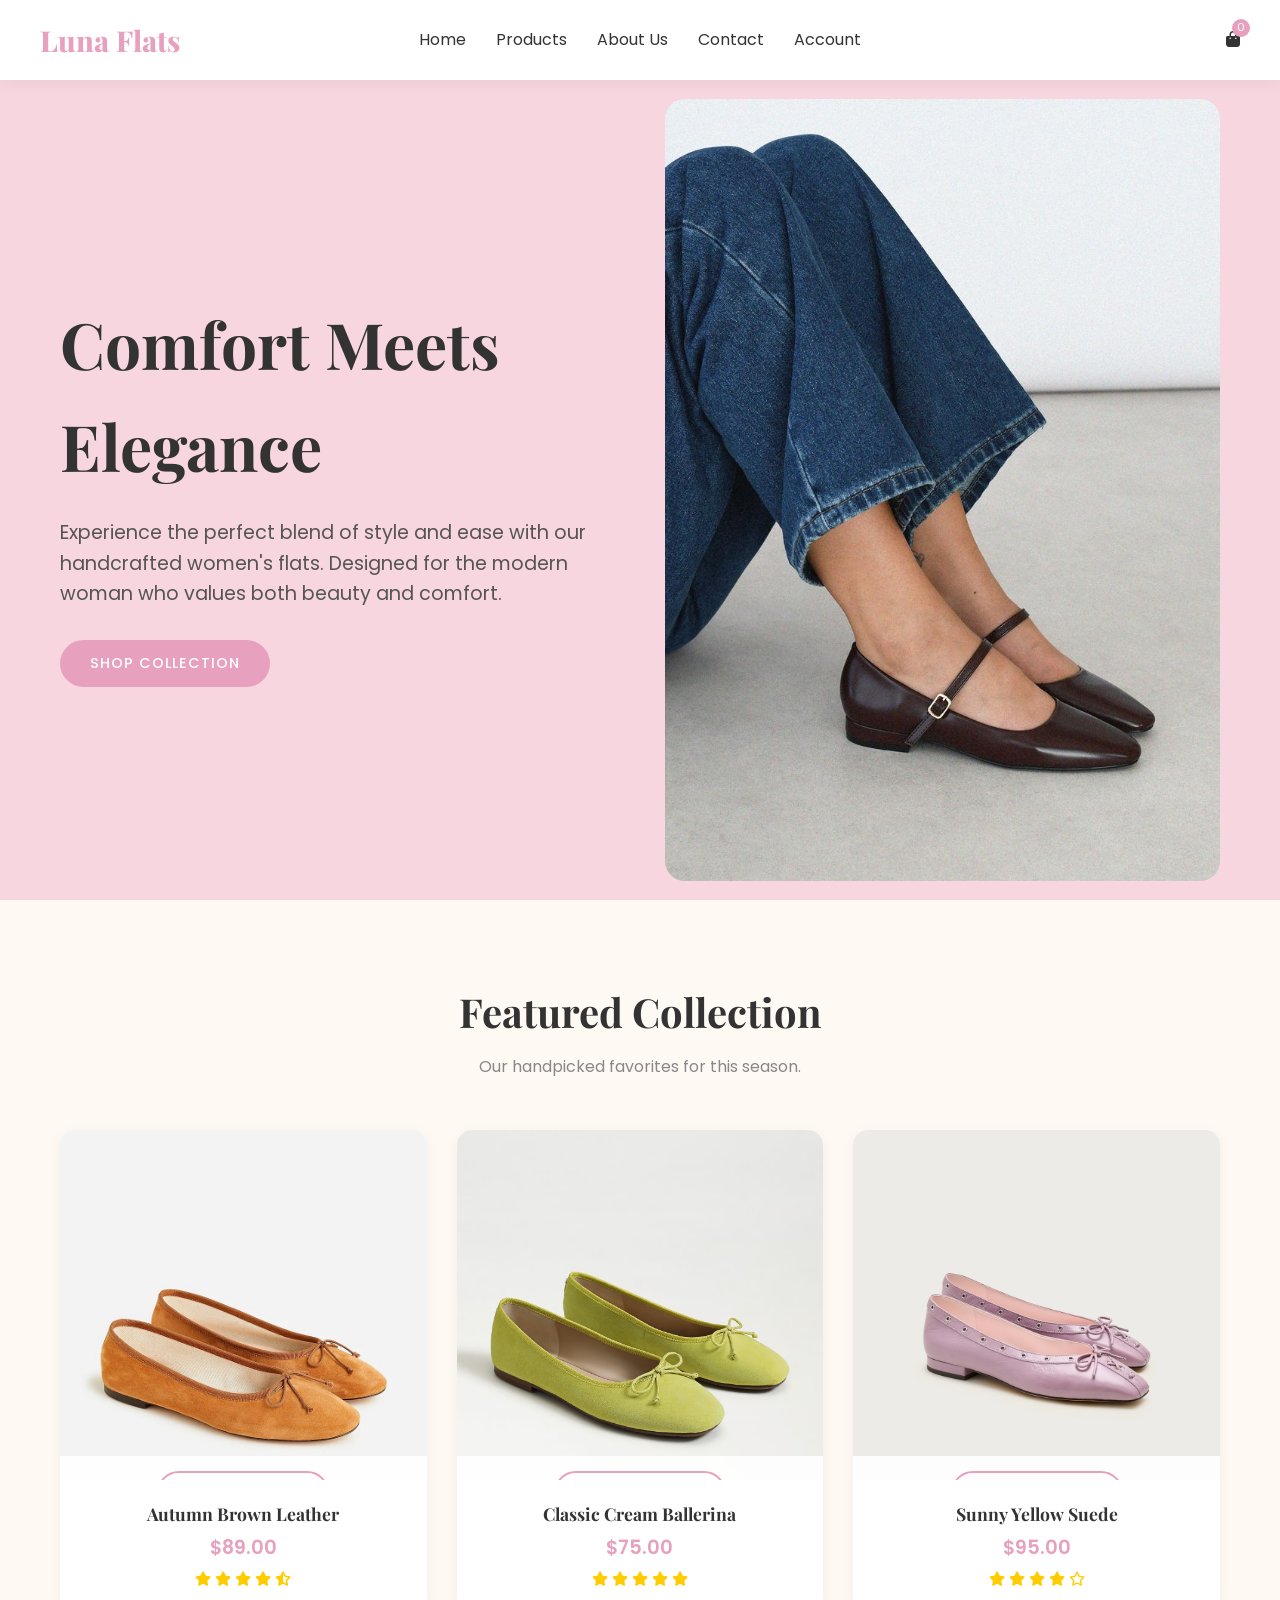
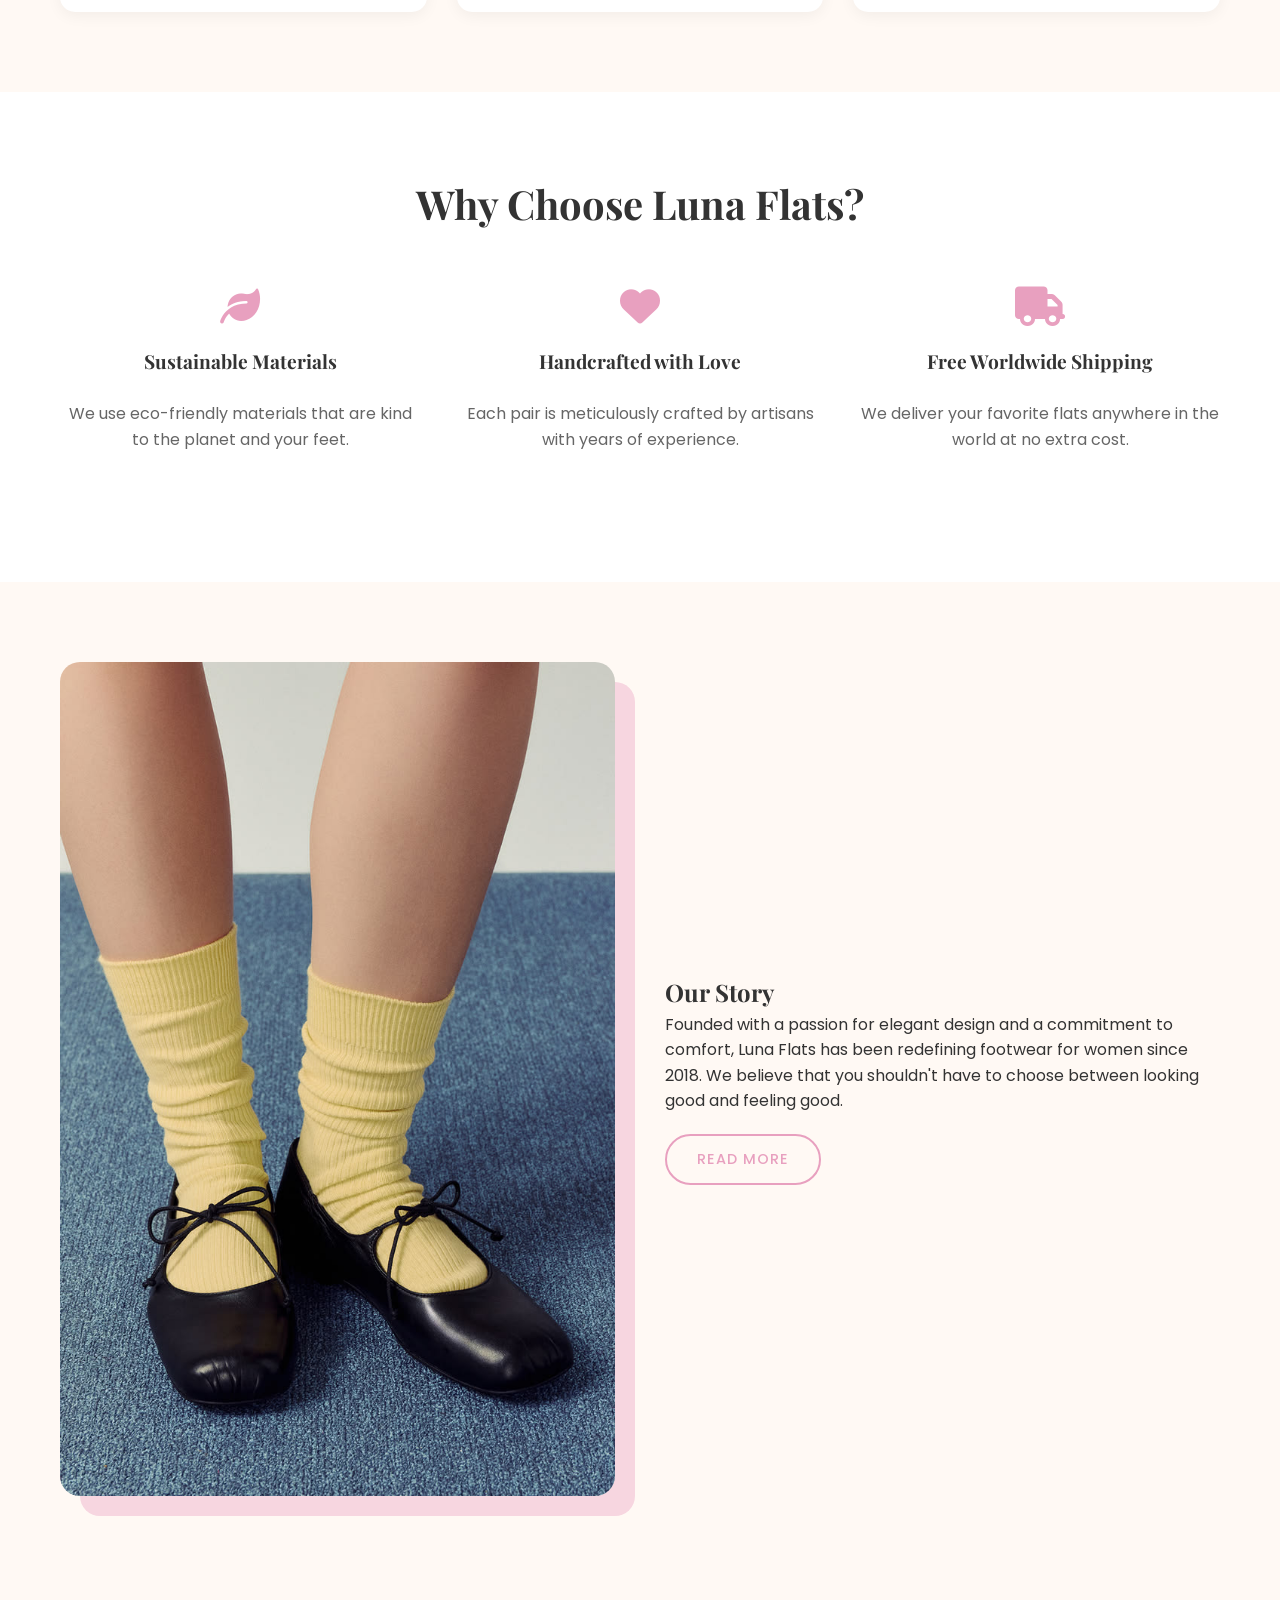
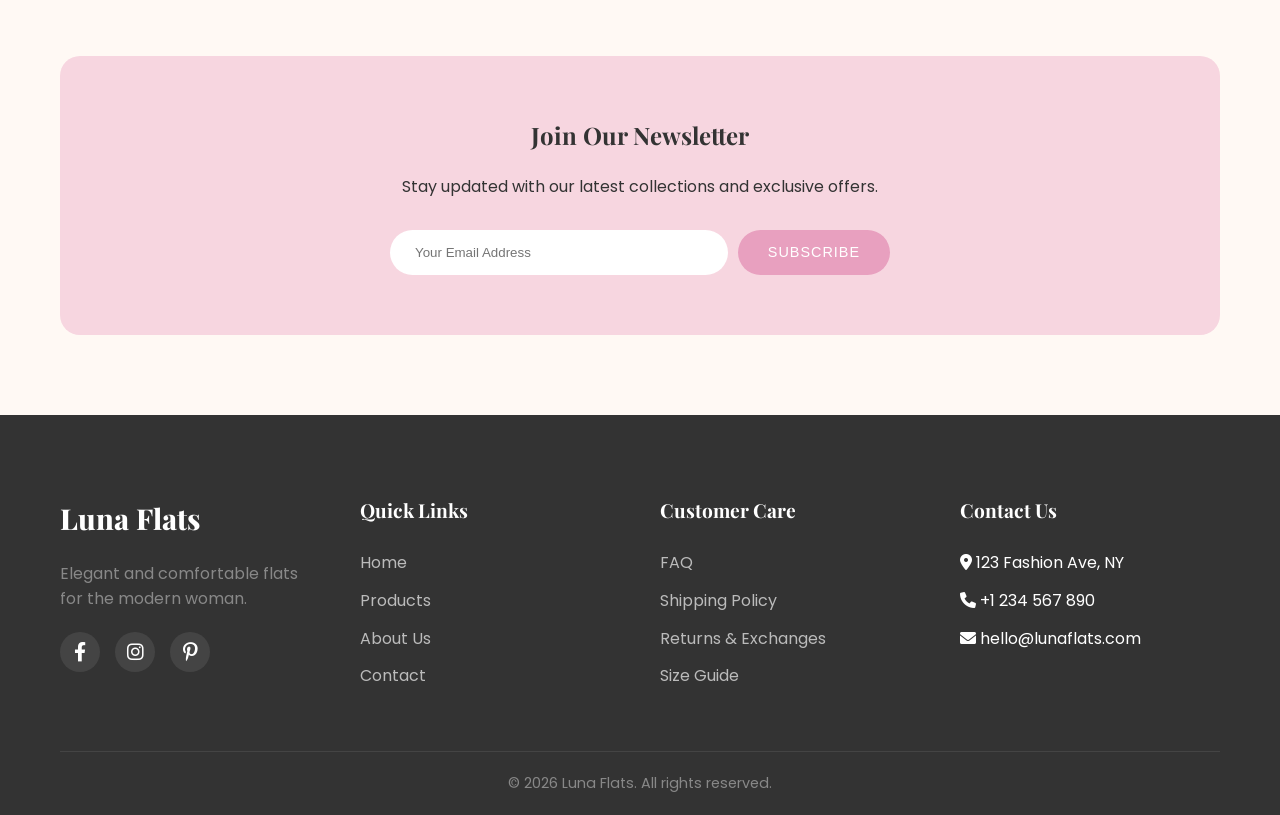
<file: index.html>
<!DOCTYPE html>
<html lang="en">
<head>
    <meta charset="UTF-8">
    <meta name="viewport" content="width=device-width, initial-scale=1.0">
    <title>Luna Flats | Comfort Meets Elegance</title>
    <link rel="stylesheet" href="style.css">
    <link rel="stylesheet" href="https://cdnjs.cloudflare.com/ajax/libs/font-awesome/6.0.0/css/all.min.css">
</head>
<body>
    <!-- Loading Screen -->
    <div id="loader">
        <div class="spinner"></div>
    </div>

    <!-- Header / Navbar -->
    <header>
        <div class="container-fluid">
            <nav>
                <a href="index.html" class="brand-logo">Luna Flats</a>
                <ul class="nav-links">
                    <li><a href="index.html" class="active">Home</a></li>
                    <li><a href="products.html">Products</a></li>
                    <li><a href="about.html">About Us</a></li>
                    <li><a href="contact.html">Contact</a></li>
                    <li><a href="account.html">Account</a></li>
                </ul>
                <div class="nav-icons">
                    <div class="cart-icon">
                        <i class="fa-solid fa-bag-shopping"></i>
                        <span class="cart-count">0</span>
                    </div>
                    <div class="hamburger">
                        <i class="fa-solid fa-bars"></i>
                    </div>
                </div>
            </nav>
        </div>
    </header>

    <!-- Hero Section -->
    <section class="hero">
        <div class="container" style="display: flex; align-items: center; gap: 50px;">
            <div class="hero-content" data-reveal>
                <h1>Comfort Meets Elegance</h1>
                <p>Experience the perfect blend of style and ease with our handcrafted women's flats. Designed for the modern woman who values both beauty and comfort.</p>
                <a href="products.html" class="btn">Shop Collection</a>
            </div>
            <div class="hero-image" data-reveal>
                <img src="photos/hero-shoe.jpg" alt="Luna Flats Hero">
            </div>
        </div>
    </section>

    <!-- Featured Collection -->
    <section class="featured section-padding">
        <div class="container">
            <div class="section-title" data-reveal>
                <h2>Featured Collection</h2>
                <p>Our handpicked favorites for this season.</p>
            </div>
            <div class="products-grid">
                <div class="product-card" data-reveal>
                    <div class="product-img">
                        <img src="photos/product1.jpg" alt="Product 1">
                        <div class="product-overlay">
                            <button class="btn btn-outline add-to-cart">Add to Cart</button>
                        </div>
                    </div>
                    <div class="product-info">
                        <h3>Autumn Brown Leather</h3>
                        <p class="price">$89.00</p>
                        <div class="rating">
                            <i class="fa-solid fa-star"></i>
                            <i class="fa-solid fa-star"></i>
                            <i class="fa-solid fa-star"></i>
                            <i class="fa-solid fa-star"></i>
                            <i class="fa-solid fa-star-half-stroke"></i>
                        </div>
                    </div>
                </div>
                <div class="product-card" data-reveal>
                    <div class="product-img">
                        <img src="photos/product2.jpg" alt="Product 2">
                        <div class="product-overlay">
                            <button class="btn btn-outline add-to-cart">Add to Cart</button>
                        </div>
                    </div>
                    <div class="product-info">
                        <h3>Classic Cream Ballerina</h3>
                        <p class="price">$75.00</p>
                        <div class="rating">
                            <i class="fa-solid fa-star"></i>
                            <i class="fa-solid fa-star"></i>
                            <i class="fa-solid fa-star"></i>
                            <i class="fa-solid fa-star"></i>
                            <i class="fa-solid fa-star"></i>
                        </div>
                    </div>
                </div>
                <div class="product-card" data-reveal>
                    <div class="product-img">
                        <img src="photos/product3.jpg" alt="Product 3">
                        <div class="product-overlay">
                            <button class="btn btn-outline add-to-cart">Add to Cart</button>
                        </div>
                    </div>
                    <div class="product-info">
                        <h3>Sunny Yellow Suede</h3>
                        <p class="price">$95.00</p>
                        <div class="rating">
                            <i class="fa-solid fa-star"></i>
                            <i class="fa-solid fa-star"></i>
                            <i class="fa-solid fa-star"></i>
                            <i class="fa-solid fa-star"></i>
                            <i class="fa-regular fa-star"></i>
                        </div>
                    </div>
                </div>
            </div>
        </div>
    </section>

    <!-- Why Choose Us -->
    <section class="why-us section-padding" style="background-color: var(--white);">
        <div class="container">
            <div class="section-title" data-reveal>
                <h2>Why Choose Luna Flats?</h2>
            </div>
            <div class="footer-grid">
                <div class="footer-col" style="text-align: center;" data-reveal>
                    <i class="fa-solid fa-leaf" style="font-size: 2.5rem; color: var(--accent-color); margin-bottom: 20px;"></i>
                    <h4>Sustainable Materials</h4>
                    <p style="color: #666;">We use eco-friendly materials that are kind to the planet and your feet.</p>
                </div>
                <div class="footer-col" style="text-align: center;" data-reveal>
                    <i class="fa-solid fa-heart" style="font-size: 2.5rem; color: var(--accent-color); margin-bottom: 20px;"></i>
                    <h4>Handcrafted with Love</h4>
                    <p style="color: #666;">Each pair is meticulously crafted by artisans with years of experience.</p>
                </div>
                <div class="footer-col" style="text-align: center;" data-reveal>
                    <i class="fa-solid fa-truck" style="font-size: 2.5rem; color: var(--accent-color); margin-bottom: 20px;"></i>
                    <h4>Free Worldwide Shipping</h4>
                    <p style="color: #666;">We deliver your favorite flats anywhere in the world at no extra cost.</p>
                </div>
            </div>
        </div>
    </section>

    <!-- About Preview -->
    <section class="section-padding">
        <div class="container">
            <div class="about-preview">
                <div class="about-img" data-reveal>
                    <img src="photos/about-banner.jpg" alt="About Luna Flats">
                </div>
                <div class="about-text" data-reveal>
                    <h2>Our Story</h2>
                    <p>Founded with a passion for elegant design and a commitment to comfort, Luna Flats has been redefining footwear for women since 2018. We believe that you shouldn't have to choose between looking good and feeling good.</p>
                    <a href="about.html" class="btn btn-outline" style="margin-top: 20px;">Read More</a>
                </div>
            </div>
        </div>
    </section>

    <!-- Newsletter -->
    <section class="section-padding">
        <div class="container">
            <div class="newsletter" data-reveal>
                <h2>Join Our Newsletter</h2>
                <p>Stay updated with our latest collections and exclusive offers.</p>
                <form>
                    <input type="email" placeholder="Your Email Address" required>
                    <button type="submit" class="btn">Subscribe</button>
                </form>
            </div>
        </div>
    </section>

    <!-- Footer -->
    <footer>
        <div class="container">
            <div class="footer-grid">
                <div class="footer-col">
                    <a href="#" class="brand-logo" style="color: var(--white);">Luna Flats</a>
                    <p style="margin-top: 20px; color: #888;">Elegant and comfortable flats for the modern woman.</p>
                    <div class="social-links">
                        <a href="#"><i class="fa-brands fa-facebook-f"></i></a>
                        <a href="#"><i class="fa-brands fa-instagram"></i></a>
                        <a href="#"><i class="fa-brands fa-pinterest-p"></i></a>
                    </div>
                </div>
                <div class="footer-col">
                    <h4>Quick Links</h4>
                    <ul>
                        <li><a href="index.html">Home</a></li>
                        <li><a href="products.html">Products</a></li>
                        <li><a href="about.html">About Us</a></li>
                        <li><a href="contact.html">Contact</a></li>
                    </ul>
                </div>
                <div class="footer-col">
                    <h4>Customer Care</h4>
                    <ul>
                        <li><a href="#">FAQ</a></li>
                        <li><a href="#">Shipping Policy</a></li>
                        <li><a href="#">Returns & Exchanges</a></li>
                        <li><a href="#">Size Guide</a></li>
                    </ul>
                </div>
                <div class="footer-col">
                    <h4>Contact Us</h4>
                    <ul>
                        <li><i class="fa-solid fa-location-dot"></i> 123 Fashion Ave, NY</li>
                        <li><i class="fa-solid fa-phone"></i> +1 234 567 890</li>
                        <li><i class="fa-solid fa-envelope"></i> hello@lunaflats.com</li>
                    </ul>
                </div>
            </div>
            <div class="footer-bottom">
                <p>&copy; 2026 Luna Flats. All rights reserved.</p>
            </div>
        </div>
    </footer>

    <!-- Scroll to Top -->
    <div id="scroll-top">
        <i class="fa-solid fa-arrow-up"></i>
    </div>

    <script src="script.js"></script>
</body>
</html>
</file>
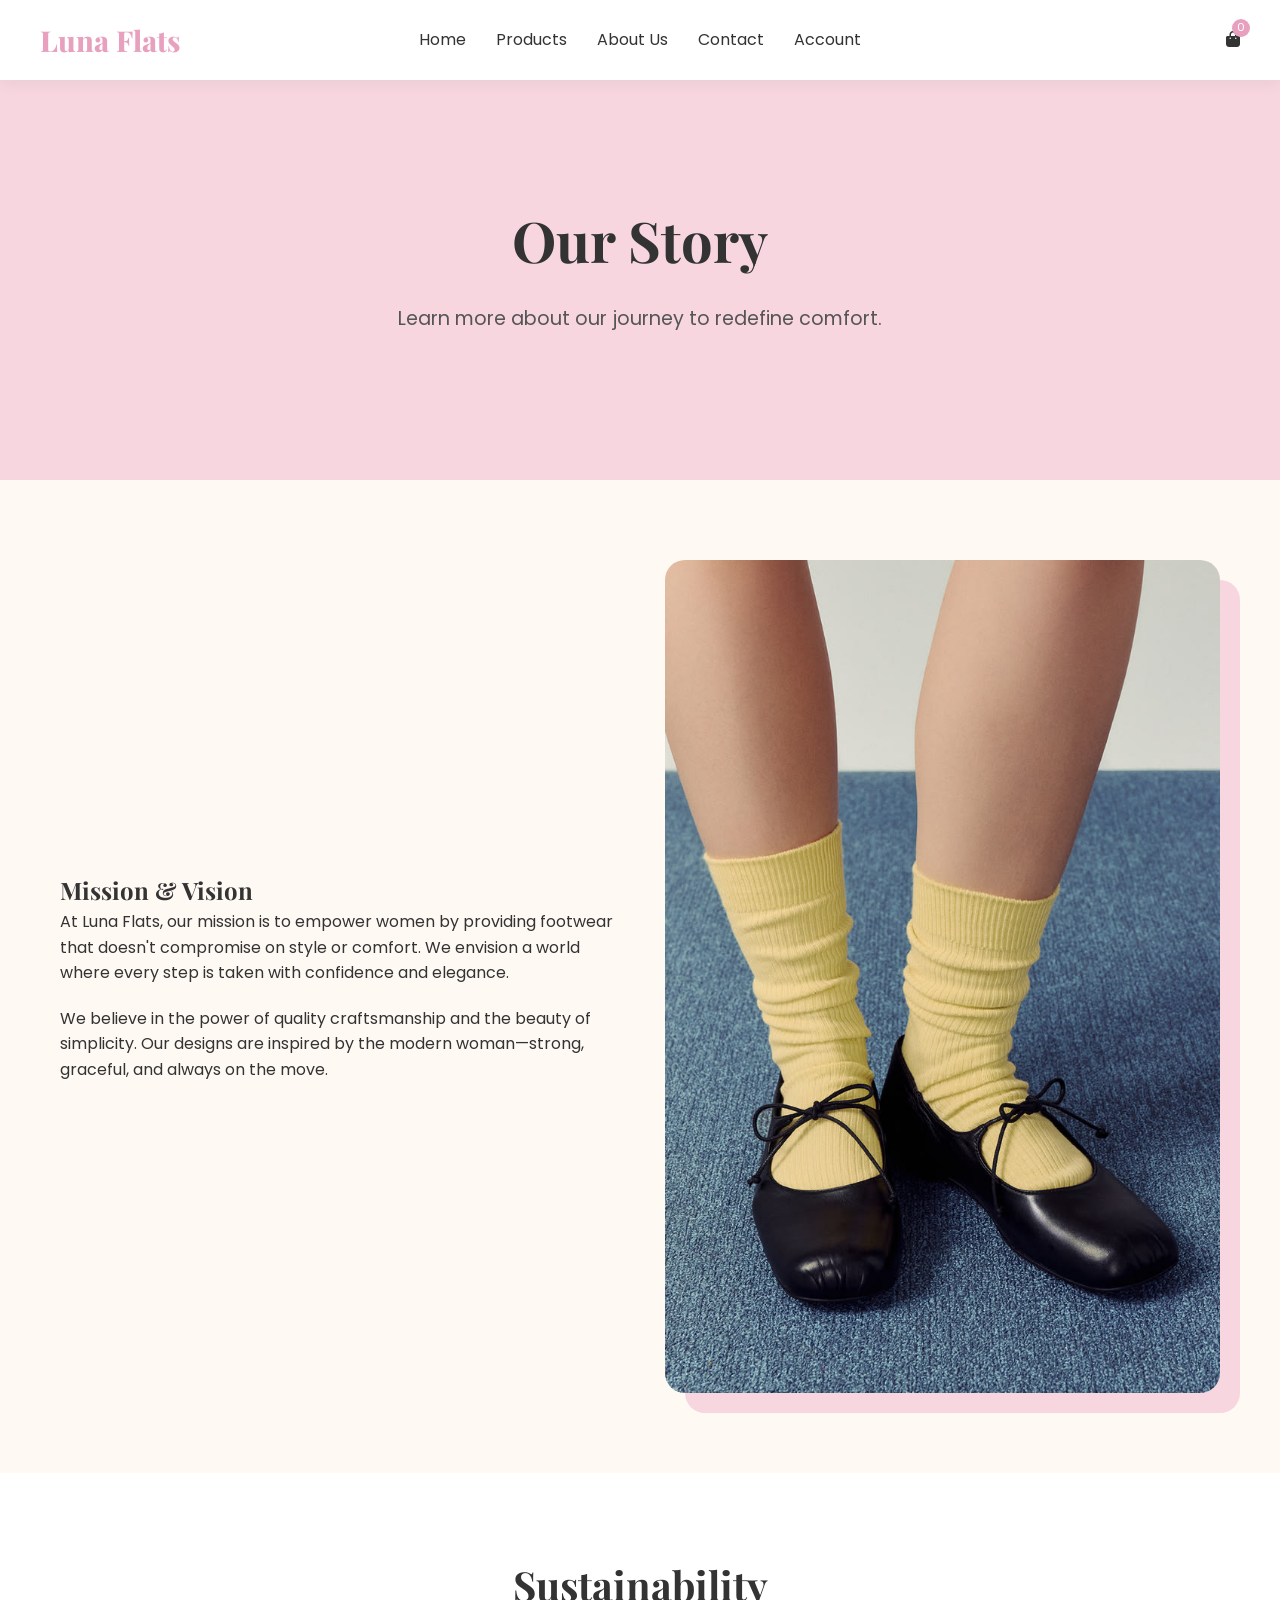
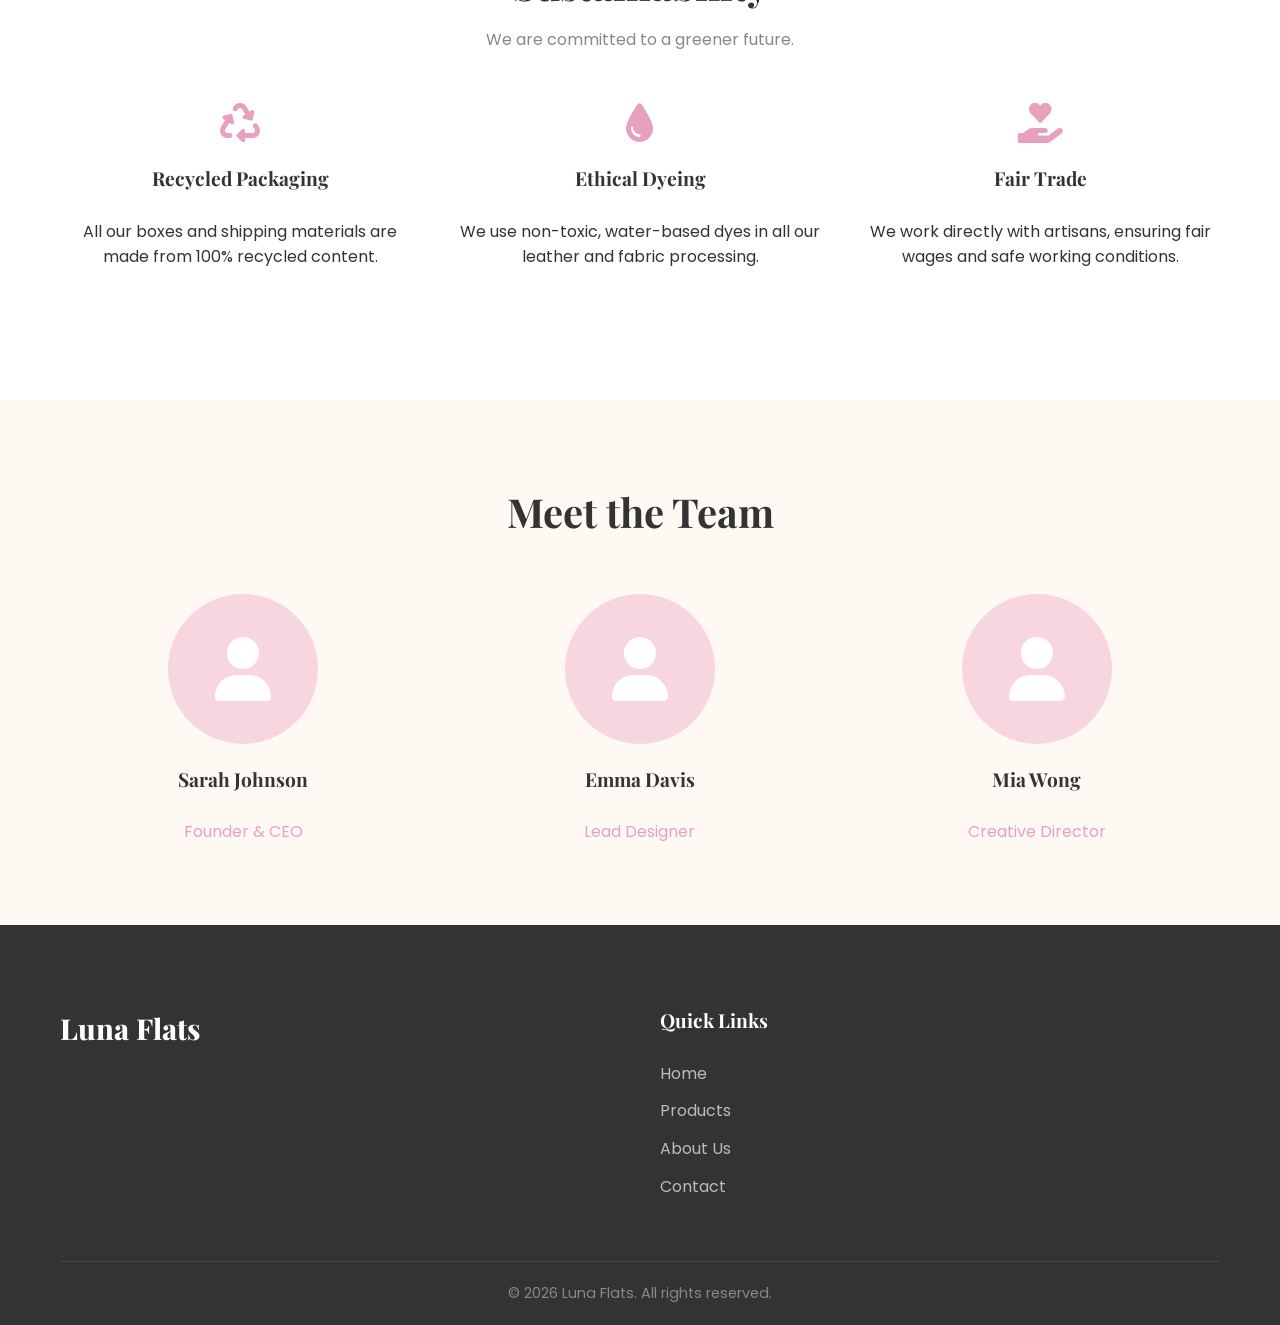
<file: about.html>
<!DOCTYPE html>
<html lang="en">
<head>
    <meta charset="UTF-8">
    <meta name="viewport" content="width=device-width, initial-scale=1.0">
    <title>About Us | Luna Flats</title>
    <link rel="stylesheet" href="style.css">
    <link rel="stylesheet" href="https://cdnjs.cloudflare.com/ajax/libs/font-awesome/6.0.0/css/all.min.css">
</head>
<body>
    <div id="loader">
        <div class="spinner"></div>
    </div>

    <header>
        <div class="container-fluid">
            <nav>
                <a href="index.html" class="brand-logo">Luna Flats</a>
                <ul class="nav-links">
                    <li><a href="index.html">Home</a></li>
                    <li><a href="products.html">Products</a></li>
                    <li><a href="about.html" class="active">About Us</a></li>
                    <li><a href="contact.html">Contact</a></li>
                    <li><a href="account.html">Account</a></li>
                </ul>
                <div class="nav-icons">
                    <div class="cart-icon">
                        <i class="fa-solid fa-bag-shopping"></i>
                        <span class="cart-count">0</span>
                    </div>
                    <div class="hamburger">
                        <i class="fa-solid fa-bars"></i>
                    </div>
                </div>
            </nav>
        </div>
    </header>

    <!-- About Banner -->
    <section class="hero" style="height: 400px; background-color: var(--primary-color);">
        <div class="container" style="text-align: center;">
            <div data-reveal>
                <h1 style="font-size: 3.5rem;">Our Story</h1>
                <p>Learn more about our journey to redefine comfort.</p>
            </div>
        </div>
    </section>

    <!-- Mission & Vision -->
    <section class="section-padding">
        <div class="container">
            <div class="about-preview">
                <div class="about-text" data-reveal>
                    <h2>Mission & Vision</h2>
                    <p>At Luna Flats, our mission is to empower women by providing footwear that doesn't compromise on style or comfort. We envision a world where every step is taken with confidence and elegance.</p>
                    <p style="margin-top: 20px;">We believe in the power of quality craftsmanship and the beauty of simplicity. Our designs are inspired by the modern woman—strong, graceful, and always on the move.</p>
                </div>
                <div class="about-img" data-reveal>
                    <img src="photos/about-banner.jpg" alt="Mission">
                </div>
            </div>
        </div>
    </section>

    <!-- Sustainability -->
    <section class="section-padding" style="background-color: var(--white);">
        <div class="container">
            <div class="section-title" data-reveal>
                <h2>Sustainability</h2>
                <p>We are committed to a greener future.</p>
            </div>
            <div class="footer-grid">
                <div class="footer-col" style="text-align: center;" data-reveal>
                    <i class="fa-solid fa-recycle" style="font-size: 2.5rem; color: var(--accent-color); margin-bottom: 20px;"></i>
                    <h4>Recycled Packaging</h4>
                    <p>All our boxes and shipping materials are made from 100% recycled content.</p>
                </div>
                <div class="footer-col" style="text-align: center;" data-reveal>
                    <i class="fa-solid fa-droplet" style="font-size: 2.5rem; color: var(--accent-color); margin-bottom: 20px;"></i>
                    <h4>Ethical Dyeing</h4>
                    <p>We use non-toxic, water-based dyes in all our leather and fabric processing.</p>
                </div>
                <div class="footer-col" style="text-align: center;" data-reveal>
                    <i class="fa-solid fa-hand-holding-heart" style="font-size: 2.5rem; color: var(--accent-color); margin-bottom: 20px;"></i>
                    <h4>Fair Trade</h4>
                    <p>We work directly with artisans, ensuring fair wages and safe working conditions.</p>
                </div>
            </div>
        </div>
    </section>

    <!-- Team Section -->
    <section class="section-padding">
        <div class="container">
            <div class="section-title" data-reveal>
                <h2>Meet the Team</h2>
            </div>
            <div class="products-grid">
                <div class="footer-col" style="text-align: center;" data-reveal>
                    <div style="width: 150px; height: 150px; border-radius: 50%; background-color: var(--primary-color); margin: 0 auto 20px; display: flex; align-items: center; justify-content: center;">
                        <i class="fa-solid fa-user" style="font-size: 4rem; color: var(--white);"></i>
                    </div>
                    <h4>Sarah Johnson</h4>
                    <p style="color: var(--accent-color);">Founder & CEO</p>
                </div>
                <div class="footer-col" style="text-align: center;" data-reveal>
                    <div style="width: 150px; height: 150px; border-radius: 50%; background-color: var(--primary-color); margin: 0 auto 20px; display: flex; align-items: center; justify-content: center;">
                        <i class="fa-solid fa-user" style="font-size: 4rem; color: var(--white);"></i>
                    </div>
                    <h4>Emma Davis</h4>
                    <p style="color: var(--accent-color);">Lead Designer</p>
                </div>
                <div class="footer-col" style="text-align: center;" data-reveal>
                    <div style="width: 150px; height: 150px; border-radius: 50%; background-color: var(--primary-color); margin: 0 auto 20px; display: flex; align-items: center; justify-content: center;">
                        <i class="fa-solid fa-user" style="font-size: 4rem; color: var(--white);"></i>
                    </div>
                    <h4>Mia Wong</h4>
                    <p style="color: var(--accent-color);">Creative Director</p>
                </div>
            </div>
        </div>
    </section>

    <footer>
        <div class="container">
            <div class="footer-grid">
                <div class="footer-col">
                    <a href="#" class="brand-logo" style="color: var(--white);">Luna Flats</a>
                </div>
                <div class="footer-col">
                    <h4>Quick Links</h4>
                    <ul>
                        <li><a href="index.html">Home</a></li>
                        <li><a href="products.html">Products</a></li>
                        <li><a href="about.html">About Us</a></li>
                        <li><a href="contact.html">Contact</a></li>
                    </ul>
                </div>
            </div>
            <div class="footer-bottom">
                <p>&copy; 2026 Luna Flats. All rights reserved.</p>
            </div>
        </div>
    </footer>

    <div id="scroll-top">
        <i class="fa-solid fa-arrow-up"></i>
    </div>

    <script src="script.js"></script>
</body>
</html>
</file>
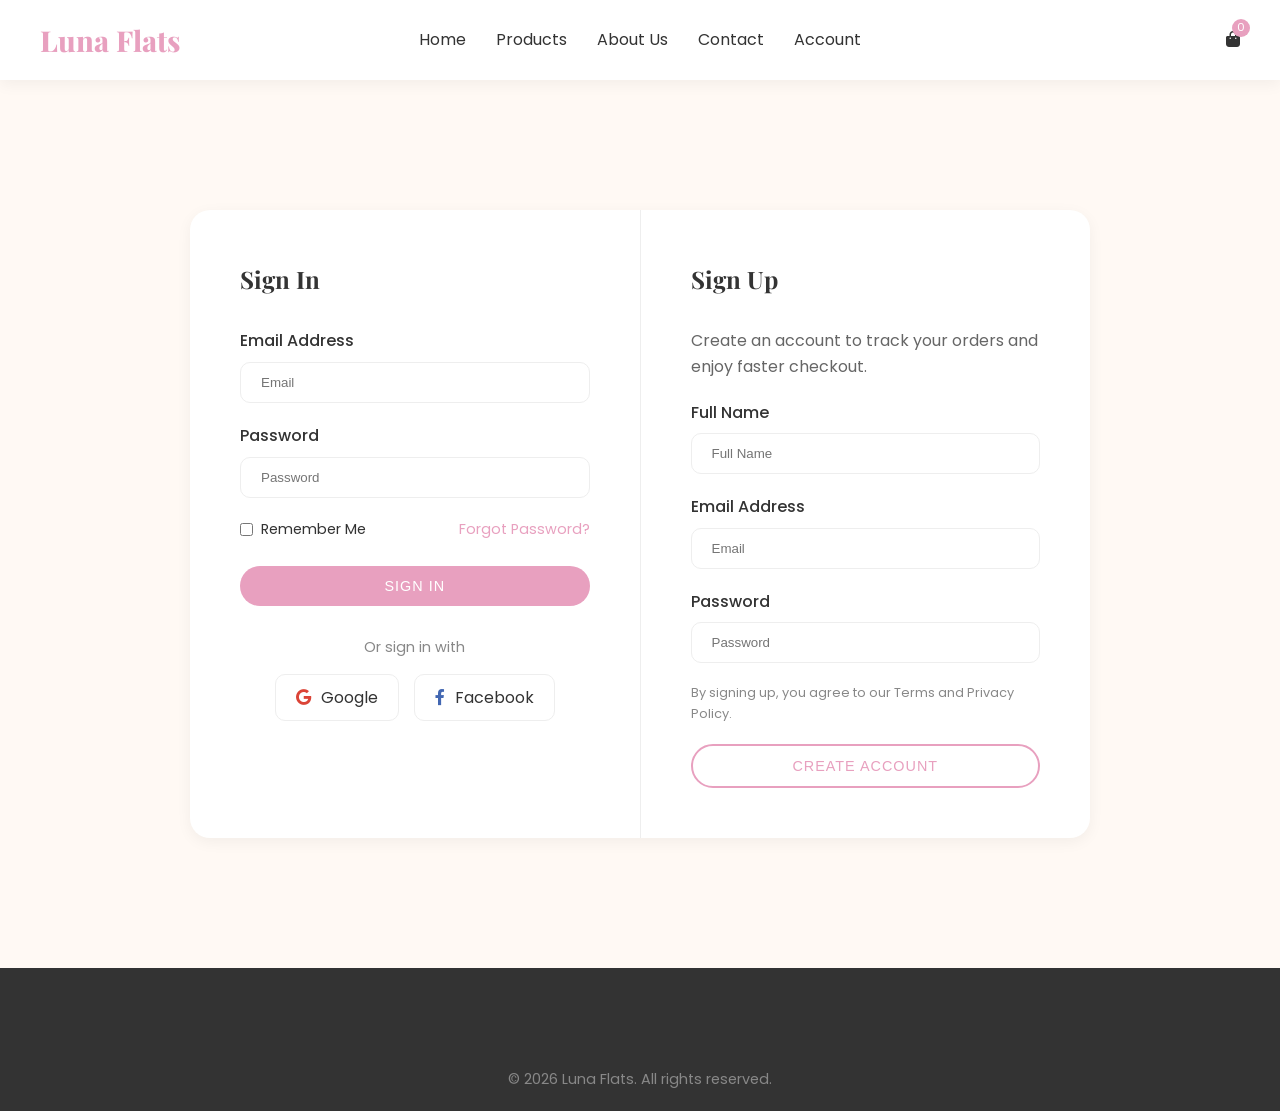
<file: account.html>
<!DOCTYPE html>
<html lang="en">
<head>
    <meta charset="UTF-8">
    <meta name="viewport" content="width=device-width, initial-scale=1.0">
    <title>My Account | Luna Flats</title>
    <link rel="stylesheet" href="style.css">
    <link rel="stylesheet" href="https://cdnjs.cloudflare.com/ajax/libs/font-awesome/6.0.0/css/all.min.css">
</head>
<body>
    <div id="loader">
        <div class="spinner"></div>
    </div>

    <header>
        <div class="container-fluid">
            <nav>
                <a href="index.html" class="brand-logo">Luna Flats</a>
                <ul class="nav-links">
                    <li><a href="index.html">Home</a></li>
                    <li><a href="products.html">Products</a></li>
                    <li><a href="about.html">About Us</a></li>
                    <li><a href="contact.html">Contact</a></li>
                    <li><a href="account.html" class="active">Account</a></li>
                </ul>
                <div class="nav-icons">
                    <div class="cart-icon">
                        <i class="fa-solid fa-bag-shopping"></i>
                        <span class="cart-count">0</span>
                    </div>
                    <div class="hamburger">
                        <i class="fa-solid fa-bars"></i>
                    </div>
                </div>
            </nav>
        </div>
    </header>

    <section class="section-padding">
        <div class="container">
            <div class="account-container" data-reveal>
                <!-- Sign In Form -->
                <div class="account-form" style="border-right: 1px solid #eee;">
                    <h2>Sign In</h2>
                    <form>
                        <div class="form-group">
                            <label for="signin-email">Email Address</label>
                            <input type="email" id="signin-email" placeholder="Email" required>
                        </div>
                        <div class="form-group">
                            <label for="signin-password">Password</label>
                            <input type="password" id="signin-password" placeholder="Password" required>
                        </div>
                        <div class="form-options">
                            <label style="display: flex; align-items: center; gap: 8px; cursor: pointer;">
                                <input type="checkbox"> Remember Me
                            </label>
                            <a href="#" style="color: var(--accent-color);">Forgot Password?</a>
                        </div>
                        <button type="submit" class="btn" style="width: 100%;">Sign In</button>
                    </form>
                    
                    <div class="social-login">
                        <p style="color: #888; font-size: 0.9rem;">Or sign in with</p>
                        <div class="social-btns">
                            <div class="social-btn">
                                <i class="fa-brands fa-google" style="color: #DB4437;"></i> Google
                            </div>
                            <div class="social-btn">
                                <i class="fa-brands fa-facebook-f" style="color: #4267B2;"></i> Facebook
                            </div>
                        </div>
                    </div>
                </div>

                <!-- Sign Up Form -->
                <div class="account-form">
                    <h2>Sign Up</h2>
                    <p style="margin-bottom: 20px; color: #666;">Create an account to track your orders and enjoy faster checkout.</p>
                    <form>
                        <div class="form-group">
                            <label for="signup-name">Full Name</label>
                            <input type="text" id="signup-name" placeholder="Full Name" required>
                        </div>
                        <div class="form-group">
                            <label for="signup-email">Email Address</label>
                            <input type="email" id="signup-email" placeholder="Email" required>
                        </div>
                        <div class="form-group">
                            <label for="signup-password">Password</label>
                            <input type="password" id="signup-password" placeholder="Password" required>
                        </div>
                        <p style="font-size: 0.8rem; color: #888; margin-bottom: 20px;">By signing up, you agree to our Terms and Privacy Policy.</p>
                        <button type="submit" class="btn btn-outline" style="width: 100%;">Create Account</button>
                    </form>
                </div>
            </div>
        </div>
    </section>

    <footer>
        <div class="container">
            <div class="footer-bottom" style="border-top: none;">
                <p>&copy; 2026 Luna Flats. All rights reserved.</p>
            </div>
        </div>
    </footer>

    <div id="scroll-top">
        <i class="fa-solid fa-arrow-up"></i>
    </div>

    <script src="script.js"></script>
</body>
</html>
</file>
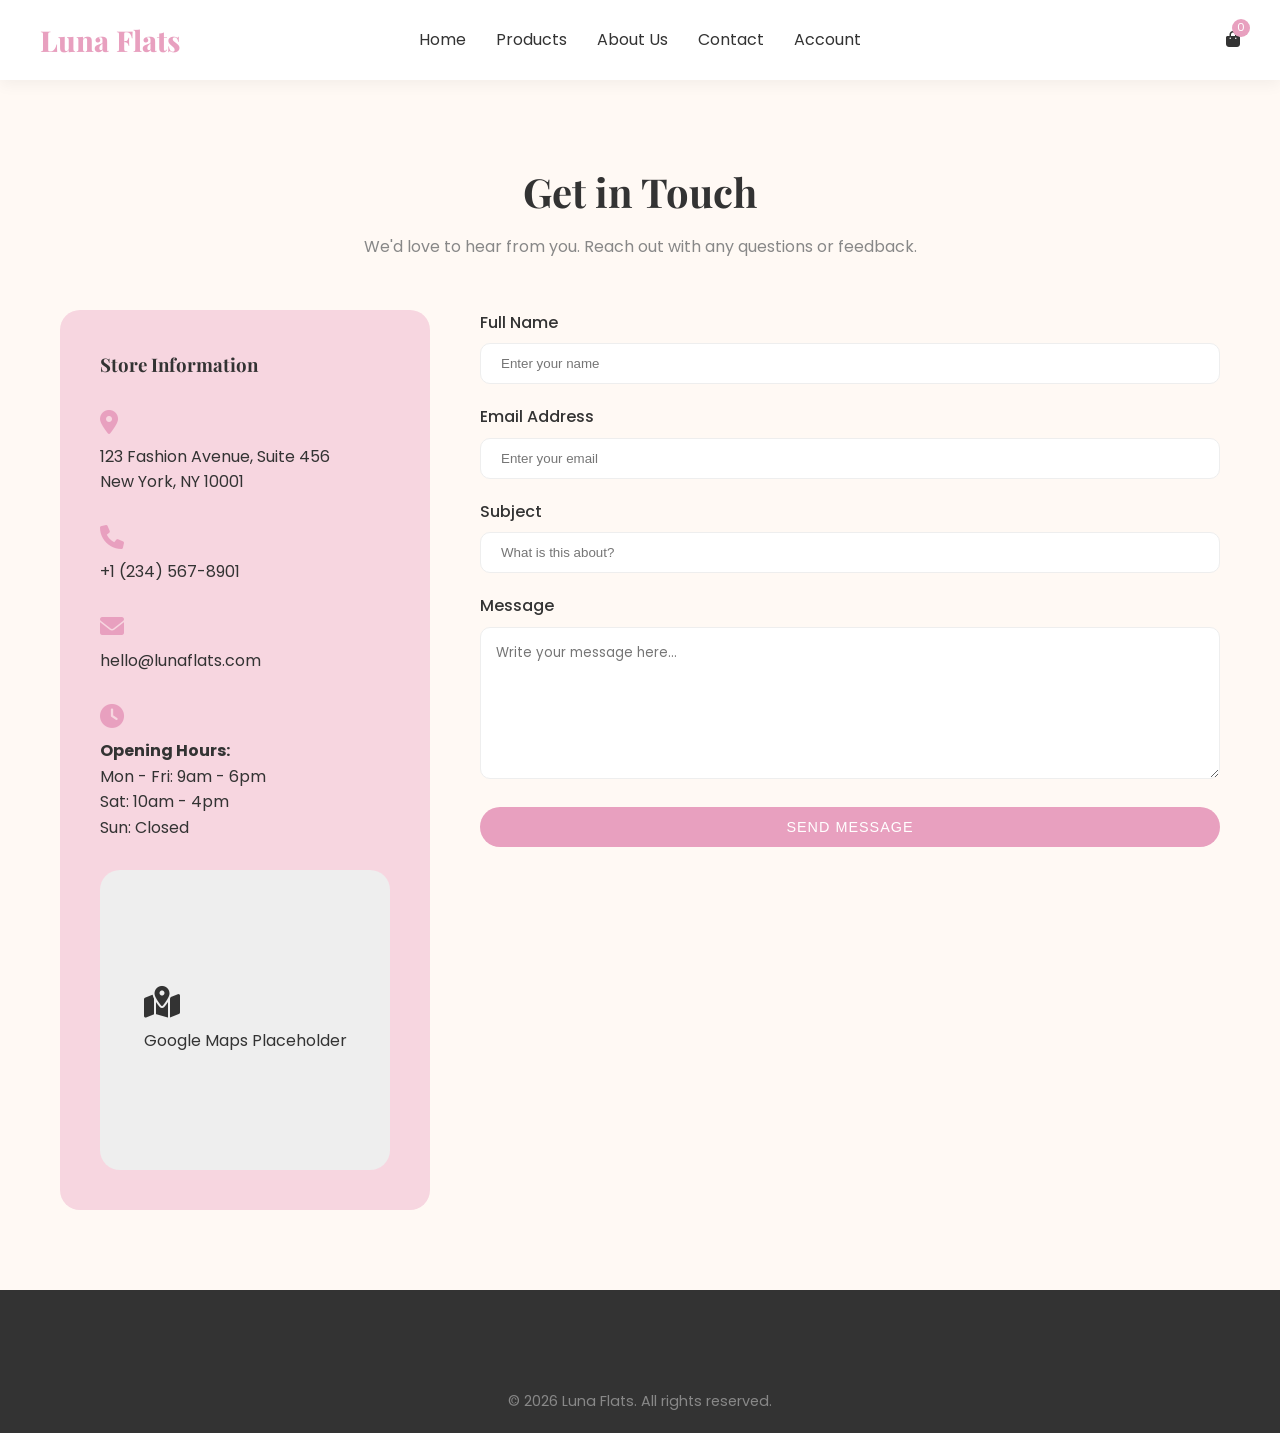
<file: contact.html>
<!DOCTYPE html>
<html lang="en">
<head>
    <meta charset="UTF-8">
    <meta name="viewport" content="width=device-width, initial-scale=1.0">
    <title>Contact Us | Luna Flats</title>
    <link rel="stylesheet" href="style.css">
    <link rel="stylesheet" href="https://cdnjs.cloudflare.com/ajax/libs/font-awesome/6.0.0/css/all.min.css">
</head>
<body>
    <div id="loader">
        <div class="spinner"></div>
    </div>

    <header>
        <div class="container-fluid">
            <nav>
                <a href="index.html" class="brand-logo">Luna Flats</a>
                <ul class="nav-links">
                    <li><a href="index.html">Home</a></li>
                    <li><a href="products.html">Products</a></li>
                    <li><a href="about.html">About Us</a></li>
                    <li><a href="contact.html" class="active">Contact</a></li>
                    <li><a href="account.html">Account</a></li>
                </ul>
                <div class="nav-icons">
                    <div class="cart-icon">
                        <i class="fa-solid fa-bag-shopping"></i>
                        <span class="cart-count">0</span>
                    </div>
                    <div class="hamburger">
                        <i class="fa-solid fa-bars"></i>
                    </div>
                </div>
            </nav>
        </div>
    </header>

    <section class="section-padding">
        <div class="container">
            <div class="section-title" data-reveal>
                <h2>Get in Touch</h2>
                <p>We'd love to hear from you. Reach out with any questions or feedback.</p>
            </div>

            <div class="contact-wrapper">
                <div class="contact-info" data-reveal>
                    <h3>Store Information</h3>
                    <div class="info-item" style="margin-top: 30px;">
                        <i class="fa-solid fa-location-dot"></i>
                        <p>123 Fashion Avenue, Suite 456<br>New York, NY 10001</p>
                    </div>
                    <div class="info-item">
                        <i class="fa-solid fa-phone"></i>
                        <p>+1 (234) 567-8901</p>
                    </div>
                    <div class="info-item">
                        <i class="fa-solid fa-envelope"></i>
                        <p>hello@lunaflats.com</p>
                    </div>
                    <div class="info-item">
                        <i class="fa-solid fa-clock"></i>
                        <p><strong>Opening Hours:</strong><br>Mon - Fri: 9am - 6pm<br>Sat: 10am - 4pm<br>Sun: Closed</p>
                    </div>
                    
                    <div class="map-placeholder">
                        <p><i class="fa-solid fa-map-location-dot" style="font-size: 2rem; display: block; margin-bottom: 10px;"></i> Google Maps Placeholder</p>
                    </div>
                </div>

                <div class="account-form" style="padding: 0;" data-reveal>
                    <form id="contact-form">
                        <div class="form-group">
                            <label for="name">Full Name</label>
                            <input type="text" id="name" placeholder="Enter your name" required>
                        </div>
                        <div class="form-group">
                            <label for="email">Email Address</label>
                            <input type="email" id="email" placeholder="Enter your email" required>
                        </div>
                        <div class="form-group">
                            <label for="subject">Subject</label>
                            <input type="text" id="subject" placeholder="What is this about?" required>
                        </div>
                        <div class="form-group">
                            <label for="message">Message</label>
                            <textarea id="message" rows="6" style="width: 100%; padding: 15px; border: 1px solid #eee; border-radius: 10px; outline: none; font-family: inherit;" placeholder="Write your message here..." required></textarea>
                        </div>
                        <button type="submit" class="btn" style="width: 100%;">Send Message</button>
                    </form>
                </div>
            </div>
        </div>
    </section>

    <footer>
        <div class="container">
            <div class="footer-bottom" style="border-top: none;">
                <p>&copy; 2026 Luna Flats. All rights reserved.</p>
            </div>
        </div>
    </footer>

    <div id="scroll-top">
        <i class="fa-solid fa-arrow-up"></i>
    </div>

    <script src="script.js"></script>
</body>
</html>
</file>
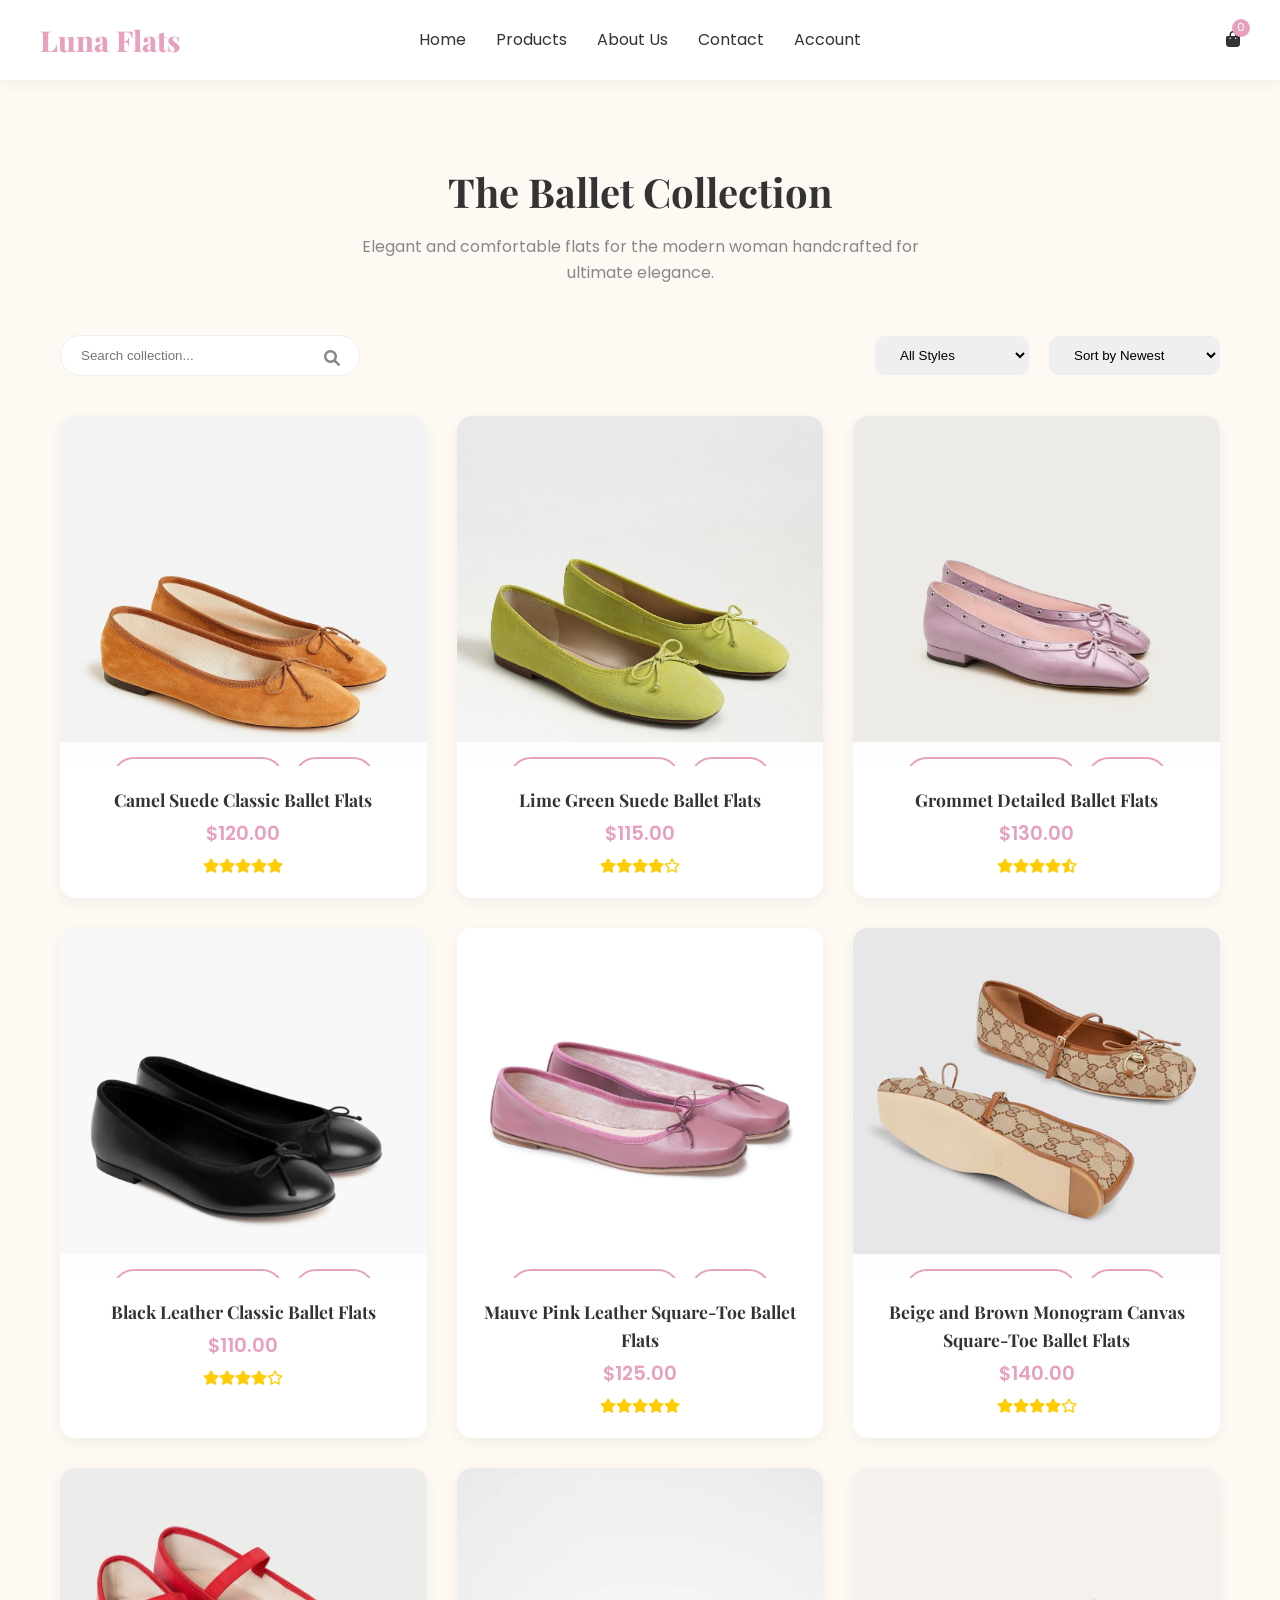
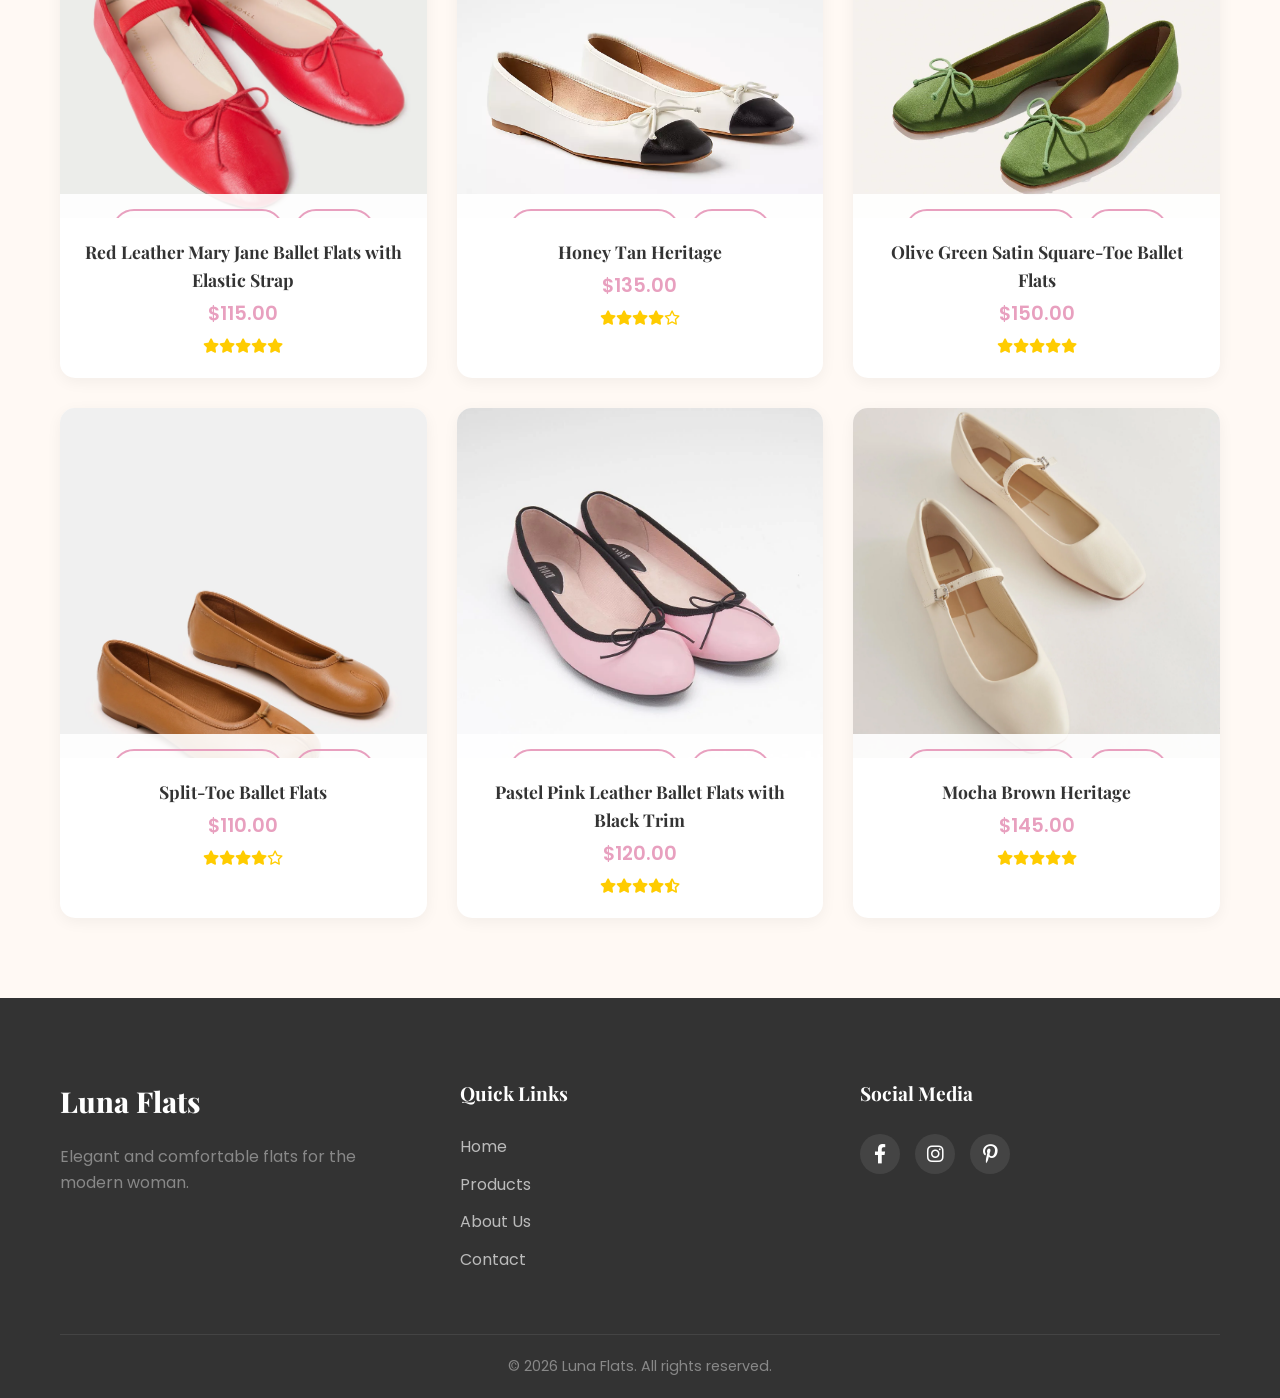
<file: products.html>
<!DOCTYPE html>
<html lang="en">
<head>
    <meta charset="UTF-8">
    <meta name="viewport" content="width=device-width, initial-scale=1.0">
    <title>Products | Luna Flats</title>
    <link rel="stylesheet" href="style.css">
    <link rel="stylesheet" href="https://cdnjs.cloudflare.com/ajax/libs/font-awesome/6.0.0/css/all.min.css">
</head>
<body>
    <div id="loader">
        <div class="spinner"></div>
    </div>

    <header>
        <div class="container-fluid">
            <nav>
                <a href="index.html" class="brand-logo">Luna Flats</a>
                <ul class="nav-links">
                    <li><a href="index.html">Home</a></li>
                    <li><a href="products.html" class="active">Products</a></li>
                    <li><a href="about.html">About Us</a></li>
                    <li><a href="contact.html">Contact</a></li>
                    <li><a href="account.html">Account</a></li>
                </ul>
                <div class="nav-icons">
                    <div class="cart-icon">
                        <i class="fa-solid fa-bag-shopping"></i>
                        <span class="cart-count">0</span>
                    </div>
                    <div class="hamburger">
                        <i class="fa-solid fa-bars"></i>
                    </div>
                </div>
            </nav>
        </div>
    </header>

    <section class="section-padding">
        <div class="container">
            <div class="section-title" data-reveal>
                <h2>The Ballet Collection</h2>
                <p>Elegant and comfortable flats for the modern woman handcrafted for ultimate elegance.</p>
            </div>

            <!-- Filters and Search -->
            <div class="filters-bar" style="display: flex; justify-content: space-between; align-items: center; margin-bottom: 40px; flex-wrap: wrap; gap: 20px;" data-reveal>
                <div class="search-box" style="position: relative; max-width: 300px; width: 100%;">
                    <input type="text" placeholder="Search collection..." style="width: 100%; padding: 12px 40px 12px 20px; border-radius: 50px; border: 1px solid #eee; outline: none;">
                    <i class="fa-solid fa-magnifying-glass" style="position: absolute; right: 20px; top: 15px; color: #888;"></i>
                </div>
                
                <div class="filter-options" style="display: flex; gap: 20px; align-items: center;">
                    <select id="category-filter" style="padding: 10px 20px; border-radius: 10px; border: 1px solid #eee; outline: none;">
                        <option value="all">All Styles</option>
                        <option value="two-tone">Two-Tone</option>
                        <option value="quilted">Quilted</option>
                        <option value="classic">Classic Leather</option>
                    </select>
                    
                    <select id="sort-products" style="padding: 10px 20px; border-radius: 10px; border: 1px solid #eee; outline: none;">
                        <option value="newest">Sort by Newest</option>
                        <option value="price-low">Price: Low to High</option>
                        <option value="price-high">Price: High to Low</option>
                        <option value="rating">Best Rating</option>
                    </select>
                </div>
            </div>

            <!-- Products Grid -->
            <div class="products-grid">
                <!-- Product 1 -->
                <div class="product-card" data-reveal>
                    <div class="product-img">
                        <img src="photos/product1.jpg" alt="Autumn Brown Leather">
                        <div class="product-overlay">
                            <button class="btn btn-outline add-to-cart">Add to Cart</button>
                            <button class="btn btn-outline"><i class="fa-regular fa-eye"></i></button>
                        </div>
                    </div>
                    <div class="product-info">
                        <h3>Camel Suede Classic Ballet Flats</h3>
                        <p class="price">$120.00</p>
                        <div class="rating">
                            <i class="fa-solid fa-star"></i><i class="fa-solid fa-star"></i><i class="fa-solid fa-star"></i><i class="fa-solid fa-star"></i><i class="fa-solid fa-star"></i>
                        </div>
                    </div>
                </div>
                <!-- Product 2 -->
                <div class="product-card" data-reveal>
                    <div class="product-img">
                        <img src="photos/product2.jpg" alt="Classic Cream Ballerina">
                        <div class="product-overlay">
                            <button class="btn btn-outline add-to-cart">Add to Cart</button>
                            <button class="btn btn-outline"><i class="fa-regular fa-eye"></i></button>
                        </div>
                    </div>
                    <div class="product-info">
                        <h3>Lime Green Suede Ballet Flats</h3>
                        <p class="price">$115.00</p>
                        <div class="rating">
                            <i class="fa-solid fa-star"></i><i class="fa-solid fa-star"></i><i class="fa-solid fa-star"></i><i class="fa-solid fa-star"></i><i class="fa-regular fa-star"></i>
                        </div>
                    </div>
                </div>
                <!-- Product 3 -->
                <div class="product-card" data-reveal>
                    <div class="product-img">
                        <img src="photos/product3.jpg" alt="Sunny Yellow Suede">
                        <div class="product-overlay">
                            <button class="btn btn-outline add-to-cart">Add to Cart</button>
                            <button class="btn btn-outline"><i class="fa-regular fa-eye"></i></button>
                        </div>
                    </div>
                    <div class="product-info">
                        <h3>Grommet Detailed Ballet Flats</h3>
                        <p class="price">$130.00</p>
                        <div class="rating">
                            <i class="fa-solid fa-star"></i><i class="fa-solid fa-star"></i><i class="fa-solid fa-star"></i><i class="fa-solid fa-star"></i><i class="fa-solid fa-star-half-stroke"></i>
                        </div>
                    </div>
                </div>
                <!-- Product 4 -->
                <div class="product-card" data-reveal>
                    <div class="product-img">
                        <img src="photos/product4.jpg" alt="Midnight Crimson Flat">
                        <div class="product-overlay">
                            <button class="btn btn-outline add-to-cart">Add to Cart</button>
                            <button class="btn btn-outline"><i class="fa-regular fa-eye"></i></button>
                        </div>
                    </div>
                    <div class="product-info">
                        <h3>Black Leather Classic Ballet Flats</h3>
                        <p class="price">$110.00</p>
                        <div class="rating">
                            <i class="fa-solid fa-star"></i><i class="fa-solid fa-star"></i><i class="fa-solid fa-star"></i><i class="fa-solid fa-star"></i><i class="fa-regular fa-star"></i>
                        </div>
                    </div>
                </div>
                <!-- Product 5 -->
                <div class="product-card" data-reveal>
                    <div class="product-img">
                        <img src="photos/product5.jpg" alt="Noir Leather Classic">
                        <div class="product-overlay">
                            <button class="btn btn-outline add-to-cart">Add to Cart</button>
                            <button class="btn btn-outline"><i class="fa-regular fa-eye"></i></button>
                        </div>
                    </div>
                    <div class="product-info">
                        <h3>Mauve Pink Leather Square-Toe Ballet Flats</h3>
                        <p class="price">$125.00</p>
                        <div class="rating">
                            <i class="fa-solid fa-star"></i><i class="fa-solid fa-star"></i><i class="fa-solid fa-star"></i><i class="fa-solid fa-star"></i><i class="fa-solid fa-star"></i>
                        </div>
                    </div>
                </div>
                <!-- Product 6 -->
                <div class="product-card" data-reveal>
                    <div class="product-img">
                        <img src="photos/product6.jpg" alt="Toasted Almond Flat">
                        <div class="product-overlay">
                            <button class="btn btn-outline add-to-cart">Add to Cart</button>
                            <button class="btn btn-outline"><i class="fa-regular fa-eye"></i></button>
                        </div>
                    </div>
                    <div class="product-info">
                        <h3>Beige and Brown Monogram Canvas Square-Toe Ballet Flats</h3>
                        <p class="price">$140.00</p>
                        <div class="rating">
                            <i class="fa-solid fa-star"></i><i class="fa-solid fa-star"></i><i class="fa-solid fa-star"></i><i class="fa-solid fa-star"></i><i class="fa-regular fa-star"></i>
                        </div>
                    </div>
                </div>
                <!-- Product 7 -->
                <div class="product-card" data-reveal>
                    <div class="product-img">
                        <img src="photos/product7.jpg" alt="Ruby Red Comfort">
                        <div class="product-overlay">
                            <button class="btn btn-outline add-to-cart">Add to Cart</button>
                            <button class="btn btn-outline"><i class="fa-regular fa-eye"></i></button>
                        </div>
                    </div>
                    <div class="product-info">
                        <h3>Red Leather Mary Jane Ballet Flats with Elastic Strap</h3>
                        <p class="price">$115.00</p>
                        <div class="rating">
                            <i class="fa-solid fa-star"></i><i class="fa-solid fa-star"></i><i class="fa-solid fa-star"></i><i class="fa-solid fa-star"></i><i class="fa-solid fa-star"></i>
                        </div>
                    </div>
                </div>
                <!-- Product 8 -->
                <div class="product-card" data-reveal>
                    <div class="product-img">
                        <img src="photos/product8.jpg" alt="Honey Tan Heritage">
                        <div class="product-overlay">
                            <button class="btn btn-outline add-to-cart">Add to Cart</button>
                            <button class="btn btn-outline"><i class="fa-regular fa-eye"></i></button>
                        </div>
                    </div>
                    <div class="product-info">
                        <h3>Honey Tan Heritage</h3>
                        <p class="price">$135.00</p>
                        <div class="rating">
                            <i class="fa-solid fa-star"></i><i class="fa-solid fa-star"></i><i class="fa-solid fa-star"></i><i class="fa-solid fa-star"></i><i class="fa-regular fa-star"></i>
                        </div>
                    </div>
                </div>
                <!-- Product 9 -->
                <div class="product-card" data-reveal>
                    <div class="product-img">
                        <img src="photos/product9.jpg" alt="Forest Green Leather">
                        <div class="product-overlay">
                            <button class="btn btn-outline add-to-cart">Add to Cart</button>
                            <button class="btn btn-outline"><i class="fa-regular fa-eye"></i></button>
                        </div>
                    </div>
                    <div class="product-info">
                        <h3>Olive Green Satin Square-Toe Ballet Flats</h3>
                        <p class="price">$150.00</p>
                        <div class="rating">
                            <i class="fa-solid fa-star"></i><i class="fa-solid fa-star"></i><i class="fa-solid fa-star"></i><i class="fa-solid fa-star"></i><i class="fa-solid fa-star"></i>
                        </div>
                    </div>
                </div>
                <!-- Product 10 -->
                <div class="product-card" data-reveal>
                    <div class="product-img">
                        <img src="photos/product10.jpg" alt="Golden Sun Flat">
                        <div class="product-overlay">
                            <button class="btn btn-outline add-to-cart">Add to Cart</button>
                            <button class="btn btn-outline"><i class="fa-regular fa-eye"></i></button>
                        </div>
                    </div>
                    <div class="product-info">
                        <h3>Split-Toe Ballet Flats</h3>
                        <p class="price">$110.00</p>
                        <div class="rating">
                            <i class="fa-solid fa-star"></i><i class="fa-solid fa-star"></i><i class="fa-solid fa-star"></i><i class="fa-solid fa-star"></i><i class="fa-regular fa-star"></i>
                        </div>
                    </div>
                </div>
                <!-- Product 11 -->
                <div class="product-card" data-reveal>
                    <div class="product-img">
                        <img src="photos/product11.jpg" alt="Ocean Blue Suede">
                        <div class="product-overlay">
                            <button class="btn btn-outline add-to-cart">Add to Cart</button>
                            <button class="btn btn-outline"><i class="fa-regular fa-eye"></i></button>
                        </div>
                    </div>
                    <div class="product-info">
                        <h3>Pastel Pink Leather Ballet Flats with Black Trim</h3>
                        <p class="price">$120.00</p>
                        <div class="rating">
                            <i class="fa-solid fa-star"></i><i class="fa-solid fa-star"></i><i class="fa-solid fa-star"></i><i class="fa-solid fa-star"></i><i class="fa-solid fa-star-half-stroke"></i>
                        </div>
                    </div>
                </div>
                <!-- Product 12 -->
                <div class="product-card" data-reveal>
                    <div class="product-img">
                        <img src="photos/product12.jpg" alt="Mocha Brown Heritage">
                        <div class="product-overlay">
                            <button class="btn btn-outline add-to-cart">Add to Cart</button>
                            <button class="btn btn-outline"><i class="fa-regular fa-eye"></i></button>
                        </div>
                    </div>
                    <div class="product-info">
                        <h3>Mocha Brown Heritage</h3>
                        <p class="price">$145.00</p>
                        <div class="rating">
                            <i class="fa-solid fa-star"></i><i class="fa-solid fa-star"></i><i class="fa-solid fa-star"></i><i class="fa-solid fa-star"></i><i class="fa-solid fa-star"></i>
                        </div>
                    </div>
                </div>
            </div>
        </div>
    </section>

    <footer>
        <div class="container">
            <div class="footer-grid">
                <div class="footer-col">
                    <a href="#" class="brand-logo" style="color: var(--white);">Luna Flats</a>
                    <p style="margin-top: 20px; color: #888;">Elegant and comfortable flats for the modern woman.</p>
                </div>
                <div class="footer-col">
                    <h4>Quick Links</h4>
                    <ul>
                        <li><a href="index.html">Home</a></li>
                        <li><a href="products.html">Products</a></li>
                        <li><a href="about.html">About Us</a></li>
                        <li><a href="contact.html">Contact</a></li>
                    </ul>
                </div>
                <div class="footer-col">
                    <h4>Social Media</h4>
                    <div class="social-links">
                        <a href="#"><i class="fa-brands fa-facebook-f"></i></a>
                        <a href="#"><i class="fa-brands fa-instagram"></i></a>
                        <a href="#"><i class="fa-brands fa-pinterest-p"></i></a>
                    </div>
                </div>
            </div>
            <div class="footer-bottom">
                <p>&copy; 2026 Luna Flats. All rights reserved.</p>
            </div>
        </div>
    </footer>

    <div id="scroll-top">
        <i class="fa-solid fa-arrow-up"></i>
    </div>

    <script src="script.js"></script>
</body>
</html>
</file>
<file: style.css>
/* 
    Luna Flats - Global Stylesheet
    Colors:
    Primary: Soft blush pink (#F7D6E0)
    Secondary: Warm cream (#FFF9F4)
    Accent: Rose pink (#E8A0BF)
    Text: Dark charcoal (#333333)
*/

@import url('https://fonts.googleapis.com/css2?family=Playfair+Display:ital,wght@0,400..900;1,400..900&family=Poppins:ital,wght@0,100;0,200;0,300;0,400;0,500;0,600;0,700;0,800;0,900;1,100;1,200;1,300;1,400;1,500;1,600;1,700;1,800;1,900&display=swap');

:root {
    --primary-color: #F7D6E0;
    --secondary-color: #FFF9F4;
    --accent-color: #E8A0BF;
    --text-color: #333333;
    --white: #FFFFFF;
    --shadow: 0 4px 15px rgba(0, 0, 0, 0.05);
    --transition: all 0.3s ease;
}

* {
    margin: 0;
    padding: 0;
    box-sizing: border-box;
}

html {
    scroll-behavior: smooth;
}

body {
    font-family: 'Poppins', sans-serif;
    color: var(--text-color);
    background-color: var(--secondary-color);
    line-height: 1.6;
    overflow-x: hidden;
}

h1, h2, h3, .brand-logo {
    font-family: 'Playfair Display', serif;
}

a {
    text-decoration: none;
    color: inherit;
    transition: var(--transition);
}

ul {
    list-style: none;
}

img {
    max-width: 100%;
    display: block;
}

.container {
    max-width: 1200px;
    margin: 0 auto;
    padding: 0 20px;
}

.container-fluid {
    width: 100%;
    padding: 0 40px;
}

.section-padding {
    padding: 80px 0;
}

.btn {
    display: inline-block;
    padding: 12px 30px;
    background-color: var(--accent-color);
    color: var(--white);
    border-radius: 50px;
    font-weight: 500;
    border: none;
    cursor: pointer;
    transition: var(--transition);
    text-transform: uppercase;
    font-size: 0.9rem;
    letter-spacing: 1px;
}

.btn:hover {
    background-color: #d18ba9;
    transform: translateY(-3px);
    box-shadow: 0 5px 15px rgba(232, 160, 191, 0.4);
}

.btn-outline {
    background-color: transparent;
    border: 2px solid var(--accent-color);
    color: var(--accent-color);
}

.btn-outline:hover {
    background-color: var(--accent-color);
    color: var(--white);
}

/* Navbar */
header {
    background-color: var(--white);
    height: 80px;
    display: flex;
    align-items: center;
    position: sticky;
    top: 0;
    z-index: 1000;
    box-shadow: var(--shadow);
}

nav {
    display: flex;
    justify-content: space-between;
    align-items: center;
    width: 100%;
}

.brand-logo {
    font-size: 1.8rem;
    font-weight: 800;
    color: var(--accent-color);
    flex: 1;
}

.nav-links {
    display: flex;
    gap: 30px;
    flex: 2;
    justify-content: center;
}

.nav-links a:hover {
    color: var(--accent-color);
}

.nav-icons {
    display: flex;
    gap: 20px;
    align-items: center;
    flex: 1;
    justify-content: flex-end;
}

.cart-icon {
    position: relative;
    cursor: pointer;
}

.cart-count {
    position: absolute;
    top: -8px;
    right: -10px;
    background-color: var(--accent-color);
    color: var(--white);
    font-size: 0.7rem;
    width: 18px;
    height: 18px;
    border-radius: 50%;
    display: flex;
    justify-content: center;
    align-items: center;
}

.hamburger {
    display: none;
    cursor: pointer;
    font-size: 1.5rem;
}

/* Hero Section */
.hero {
    height: calc(100vh - 80px);
    background-color: var(--primary-color);
    display: flex;
    align-items: center;
    position: relative;
    overflow: hidden;
}

.hero-content {
    flex: 1;
    z-index: 1;
}

.hero-image {
    flex: 1;
    height: 100%;
    position: relative;
}

.hero-image img {
    width: 100%;
    height: 100%;
    object-fit: cover;
    border-radius: 20px;
}

.hero h1 {
    font-size: 4rem;
    margin-bottom: 20px;
    color: var(--text-color);
}

.hero p {
    font-size: 1.2rem;
    margin-bottom: 30px;
    color: #555;
}

/* Sections Heading */
.section-title {
    text-align: center;
    margin-bottom: 50px;
}

.section-title h2 {
    font-size: 2.5rem;
    margin-bottom: 10px;
}

.section-title p {
    color: #888;
    max-width: 600px;
    margin: 0 auto;
}

/* Product Cards */
.products-grid {
    display: grid;
    grid-template-columns: repeat(auto-fill, minmax(280px, 1fr));
    gap: 30px;
}

.product-card {
    background-color: var(--white);
    border-radius: 15px;
    overflow: hidden;
    transition: var(--transition);
    box-shadow: var(--shadow);
    position: relative;
}

.product-card:hover {
    transform: translateY(-10px);
}

.product-img {
    height: 350px;
    overflow: hidden;
    position: relative;
}

.product-img img {
    width: 100%;
    height: 100%;
    object-fit: cover;
    transition: transform 0.5s ease;
}

.product-card:hover .product-img img {
    transform: scale(1.1);
}

.product-overlay {
    position: absolute;
    bottom: -50px;
    left: 0;
    width: 100%;
    padding: 15px;
    background: rgba(255, 255, 255, 0.9);
    display: flex;
    justify-content: center;
    gap: 10px;
    transition: var(--transition);
}

.product-card:hover .product-overlay {
    bottom: 0;
}

.product-info {
    padding: 20px;
    text-align: center;
}

.product-info h3 {
    font-size: 1.1rem;
    margin-bottom: 5px;
}

.product-info .price {
    font-weight: 600;
    color: var(--accent-color);
    font-size: 1.2rem;
}

.rating {
    color: #ffcc00;
    margin-top: 5px;
    font-size: 0.9rem;
}

/* About Section Index */
.about-preview {
    display: flex;
    align-items: center;
    gap: 50px;
}

.about-text {
    flex: 1;
}

.about-img {
    flex: 1;
}

.about-img img {
    border-radius: 20px;
    box-shadow: 20px 20px 0 var(--primary-color);
}

/* Newsletter */
.newsletter {
    background-color: var(--primary-color);
    text-align: center;
    border-radius: 20px;
    padding: 60px;
}

.newsletter h2 {
    margin-bottom: 20px;
}

.newsletter form {
    display: flex;
    max-width: 500px;
    margin: 30px auto 0;
    gap: 10px;
}

.newsletter input {
    flex: 1;
    padding: 15px 25px;
    border-radius: 50px;
    border: none;
    outline: none;
}

/* Footer */
footer {
    background-color: var(--text-color);
    color: var(--white);
    padding: 80px 0 20px;
}

.footer-grid {
    display: grid;
    grid-template-columns: repeat(auto-fit, minmax(200px, 1fr));
    gap: 40px;
    margin-bottom: 50px;
}

.footer-col h4 {
    font-size: 1.2rem;
    margin-bottom: 25px;
    font-family: 'Playfair Display', serif;
}

.footer-col ul li {
    margin-bottom: 12px;
}

.footer-col ul li a {
    color: #bbb;
}

.footer-col ul li a:hover {
    color: var(--primary-color);
    padding-left: 5px;
}

.social-links {
    display: flex;
    gap: 15px;
    margin-top: 20px;
}

.social-links a {
    width: 40px;
    height: 40px;
    background-color: #444;
    display: flex;
    justify-content: center;
    align-items: center;
    border-radius: 50%;
    font-size: 1.2rem;
}

.social-links a:hover {
    background-color: var(--accent-color);
}

.footer-bottom {
    text-align: center;
    padding-top: 20px;
    border-top: 1px solid #444;
    color: #888;
    font-size: 0.9rem;
}

/* Animations */
[data-reveal] {
    opacity: 0;
    transform: translateY(30px);
    transition: 1s all ease;
}

[data-reveal].active {
    opacity: 1;
    transform: translateY(0);
}

/* Loading Screen */
#loader {
    position: fixed;
    top: 0;
    left: 0;
    width: 100%;
    height: 100%;
    background-color: var(--white);
    display: flex;
    justify-content: center;
    align-items: center;
    z-index: 9999;
}

.spinner {
    width: 50px;
    height: 50px;
    border: 5px solid var(--primary-color);
    border-top: 5px solid var(--accent-color);
    border-radius: 50%;
    animation: spin 1s linear infinite;
}

@keyframes spin {
    0% { transform: rotate(0deg); }
    100% { transform: rotate(360deg); }
}

/* Account Page Styles */
.account-container {
    max-width: 900px;
    margin: 50px auto;
    display: flex;
    background-color: var(--white);
    border-radius: 20px;
    overflow: hidden;
    box-shadow: var(--shadow);
}

.account-form {
    flex: 1;
    padding: 50px;
}

.account-form h2 {
    margin-bottom: 30px;
}

.form-group {
    margin-bottom: 20px;
}

.form-group label {
    display: block;
    margin-bottom: 8px;
    font-weight: 500;
}

.form-group input {
    width: 100%;
    padding: 12px 20px;
    border: 1px solid #eee;
    border-radius: 10px;
    outline: none;
    transition: var(--transition);
}

.form-group input:focus {
    border-color: var(--accent-color);
}

.form-options {
    display: flex;
    justify-content: space-between;
    align-items: center;
    margin-bottom: 25px;
    font-size: 0.9rem;
}

.social-login {
    margin-top: 30px;
    text-align: center;
}

.social-btns {
    display: flex;
    justify-content: center;
    gap: 15px;
    margin-top: 15px;
}

.social-btn {
    padding: 10px 20px;
    border: 1px solid #eee;
    border-radius: 10px;
    display: flex;
    align-items: center;
    gap: 10px;
    cursor: pointer;
    transition: var(--transition);
}

.social-btn:hover {
    background-color: #f9f9f9;
}

/* Contact Page Styles */
.contact-wrapper {
    display: grid;
    grid-template-columns: 1fr 2fr;
    gap: 50px;
}

.contact-info {
    padding: 40px;
    background-color: var(--primary-color);
    border-radius: 20px;
}

.info-item {
    margin-bottom: 30px;
}

.info-item i {
    font-size: 1.5rem;
    color: var(--accent-color);
    margin-bottom: 10px;
}

.map-placeholder {
    height: 300px;
    background-color: #eee;
    border-radius: 20px;
    display: flex;
    justify-content: center;
    align-items: center;
    margin-top: 30px;
}

/* Scroll to top */
#scroll-top {
    position: fixed;
    bottom: 30px;
    right: 30px;
    width: 50px;
    height: 50px;
    background-color: var(--accent-color);
    color: var(--white);
    border-radius: 50%;
    display: none;
    justify-content: center;
    align-items: center;
    cursor: pointer;
    z-index: 100;
    box-shadow: 0 5px 15px rgba(0,0,0,0.2);
}

/* Mobile Responsiveness */
@media (max-width: 992px) {
    .hero {
        flex-direction: column;
        height: auto;
        padding-top: 50px;
    }
    
    .hero h1 {
        font-size: 3rem;
    }
    
    .about-preview {
        flex-direction: column;
    }
}

@media (max-width: 768px) {
    .nav-links {
        display: none;
    }
    
    .hamburger {
        display: block;
    }
    
    .hero h1 {
        font-size: 2.5rem;
    }
    
    .footer-grid {
        grid-template-columns: 1fr 1fr;
    }
    
    .contact-wrapper {
        grid-template-columns: 1fr;
    }
    
    .account-container {
        flex-direction: column;
    }
}
</file>
